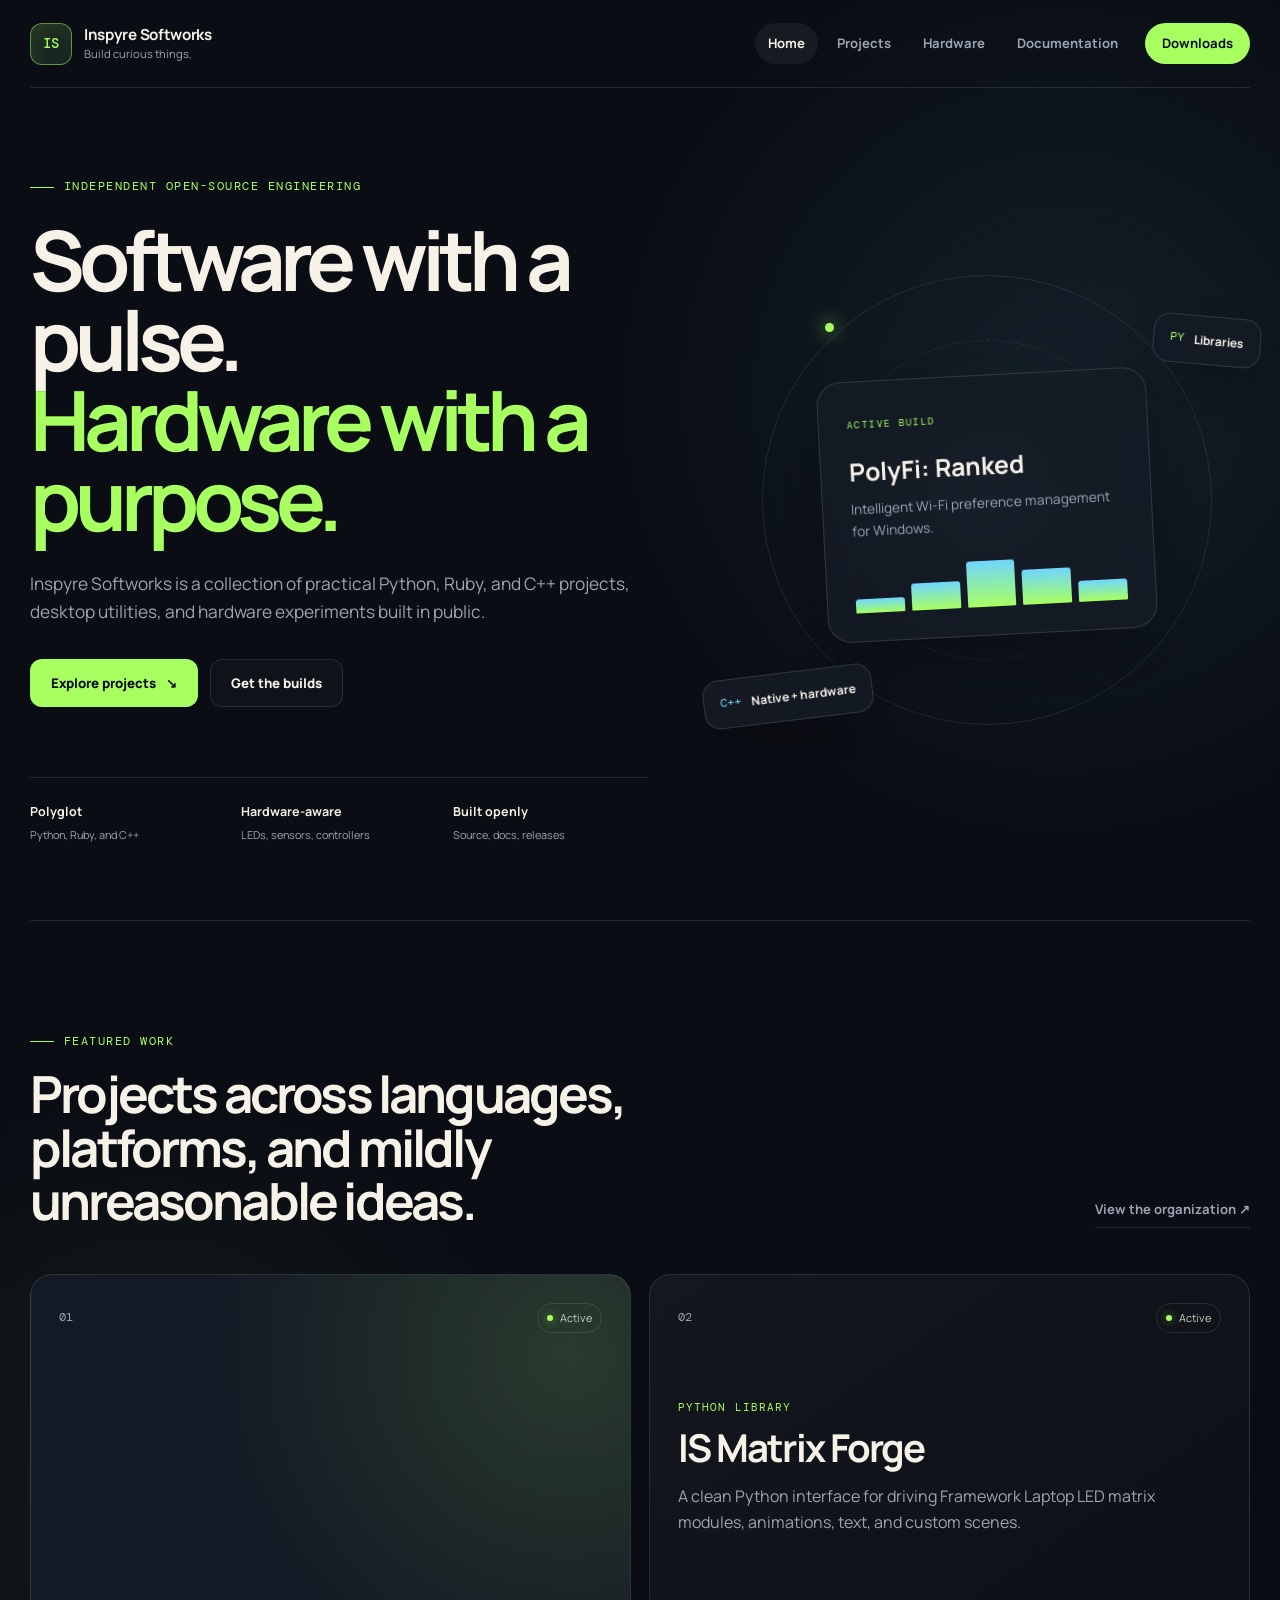
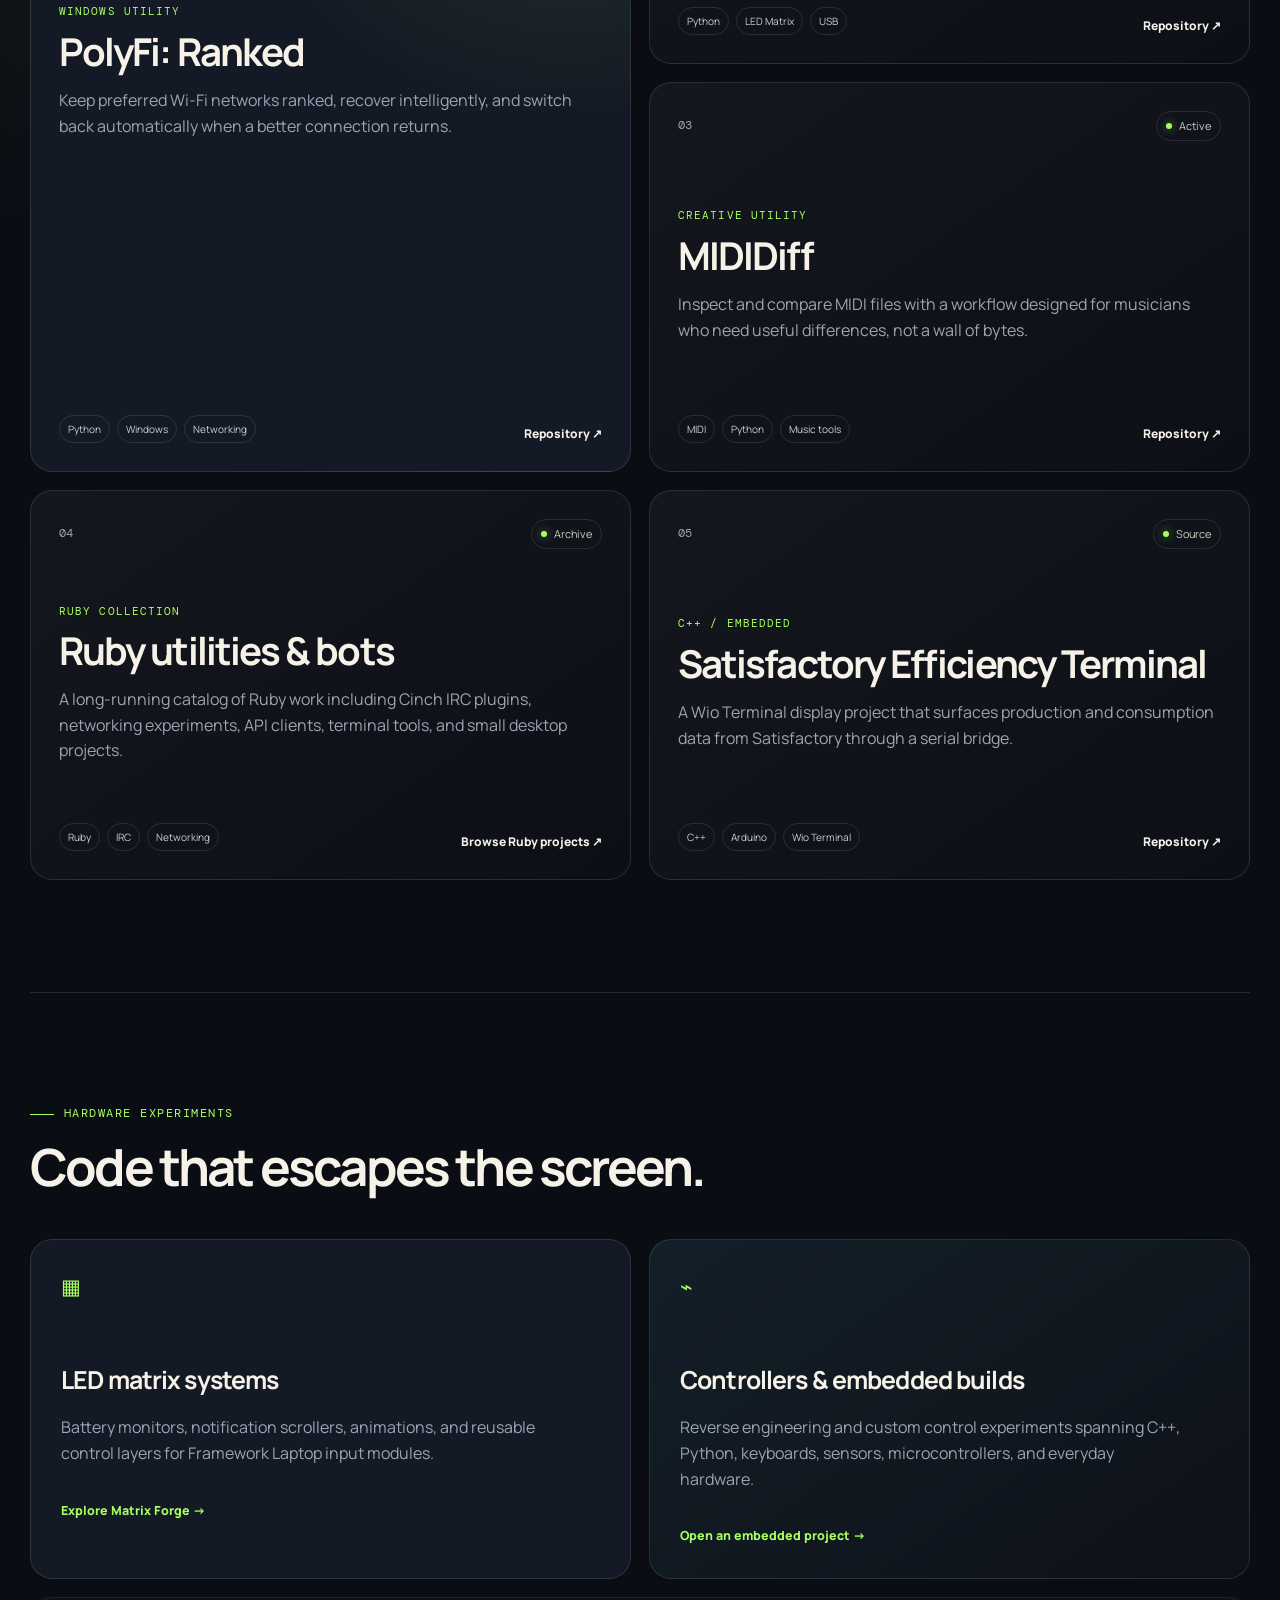
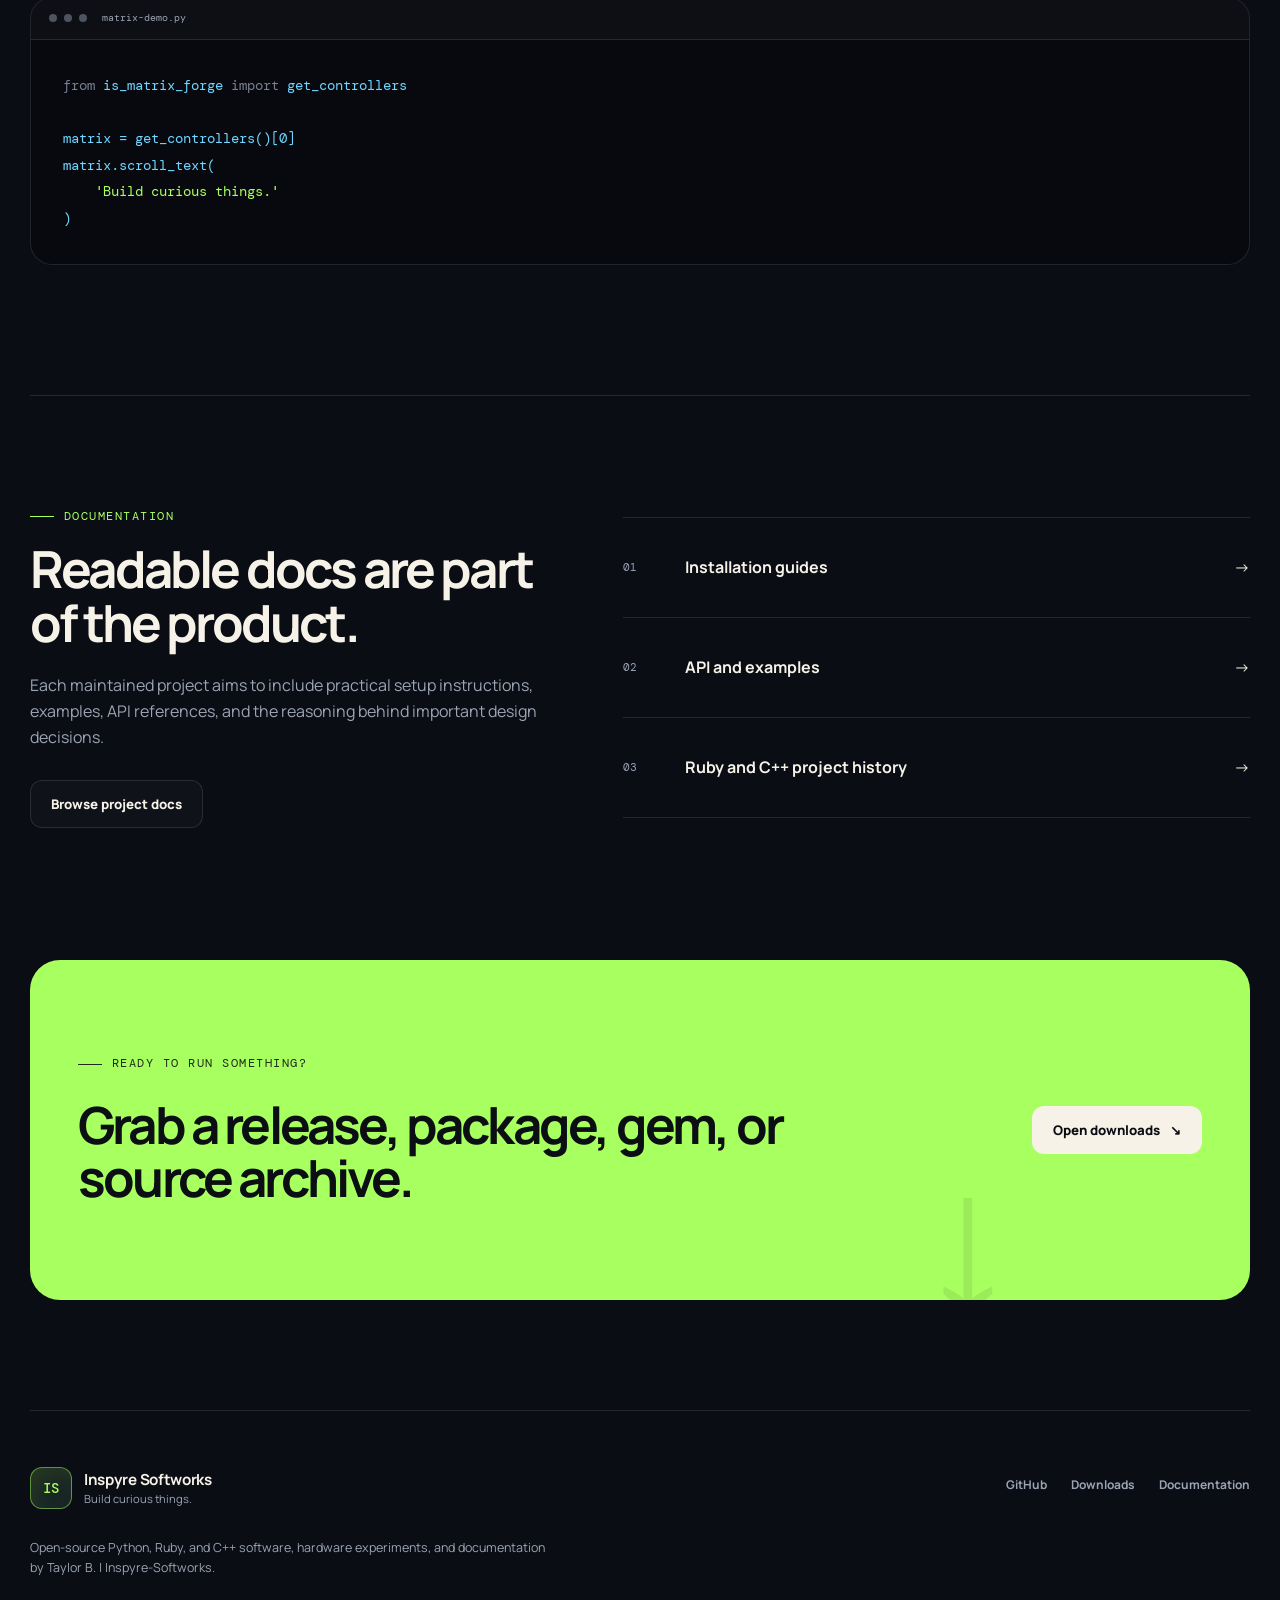
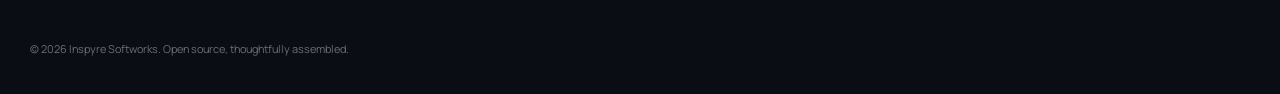
<file: index.html>
<!doctype html>
<html lang="en">
<head>
  <meta charset="utf-8">
  <meta name="viewport" content="width=device-width, initial-scale=1">
  <meta name="description" content="Inspyre Softworks builds practical open-source Python, Ruby, and C++ tools, hardware experiments, and developer documentation.">
  <meta name="theme-color" content="#0a0d14">
  <title>Inspyre Softworks | Open-source software and hardware</title>
  <link rel="preconnect" href="https://fonts.googleapis.com">
  <link rel="preconnect" href="https://fonts.gstatic.com" crossorigin>
  <link href="https://fonts.googleapis.com/css2?family=DM+Mono:wght@400;500&family=Manrope:wght@400;500;600;700;800&display=swap" rel="stylesheet">
  <link rel="stylesheet" href="styles.css">
  <script defer src="app.js"></script>
</head>
<body>
  <div class="site-shell">
    <header class="site-header">
      <a class="brand" href="index.html" aria-label="Inspyre Softworks home">
        <span class="brand-mark" aria-hidden="true">IS</span>
        <span class="brand-copy">
          <strong>Inspyre Softworks</strong>
          <small>Build curious things.</small>
        </span>
      </a>

      <button class="nav-toggle" type="button" aria-expanded="false" aria-controls="site-nav">
        <span class="sr-only">Toggle navigation</span>
        <span></span><span></span><span></span>
      </button>

      <nav id="site-nav" class="site-nav" aria-label="Primary navigation">
        <a class="active" href="index.html">Home</a>
        <a href="#projects">Projects</a>
        <a href="#hardware">Hardware</a>
        <a href="#docs">Documentation</a>
        <a class="nav-download" href="downloads.html">Downloads</a>
      </nav>
    </header>

    <main>
      <section class="hero">
        <div class="hero-copy">
          <p class="eyebrow"><span></span> Independent open-source engineering</p>
          <h1>Software with a pulse.<br><em>Hardware with a purpose.</em></h1>
          <p class="hero-lede">Inspyre Softworks is a collection of practical Python, Ruby, and C++ projects, desktop utilities, and hardware experiments built in public.</p>
          <div class="hero-actions">
            <a class="button button-primary" href="#projects">Explore projects <span aria-hidden="true">↘</span></a>
            <a class="button button-secondary" href="downloads.html">Get the builds</a>
          </div>
          <div class="hero-meta" aria-label="Project summary">
            <div><strong>Polyglot</strong><span>Python, Ruby, and C++</span></div>
            <div><strong>Hardware-aware</strong><span>LEDs, sensors, controllers</span></div>
            <div><strong>Built openly</strong><span>Source, docs, releases</span></div>
          </div>
        </div>

        <div class="hero-visual" aria-hidden="true">
          <div class="orbit orbit-one"></div>
          <div class="orbit orbit-two"></div>
          <div class="signal-card signal-card-main">
            <span class="signal-label">ACTIVE BUILD</span>
            <strong>PolyFi: Ranked</strong>
            <p>Intelligent Wi-Fi preference management for Windows.</p>
            <div class="signal-line"><i></i><i></i><i></i><i></i><i></i></div>
          </div>
          <div class="signal-card signal-card-small card-python">
            <span>PY</span>
            <strong>Libraries</strong>
          </div>
          <div class="signal-card signal-card-small card-hardware">
            <span>C++</span>
            <strong>Native + hardware</strong>
          </div>
        </div>
      </section>

      <section id="projects" class="section-block">
        <div class="section-heading">
          <div>
            <p class="eyebrow"><span></span> Featured work</p>
            <h2>Projects across languages, platforms, and mildly unreasonable ideas.</h2>
          </div>
          <a class="text-link" href="https://github.com/Inspyre-Softworks">View the organization <span aria-hidden="true">↗</span></a>
        </div>

        <div class="project-grid">
          <article class="project-card project-card-featured">
            <div class="card-topline">
              <span class="project-number">01</span>
              <span class="status-badge"><i></i> Active</span>
            </div>
            <div>
              <p class="project-kicker">Windows utility</p>
              <h3>PolyFi: Ranked</h3>
              <p>Keep preferred Wi-Fi networks ranked, recover intelligently, and switch back automatically when a better connection returns.</p>
            </div>
            <div class="project-footer">
              <div class="tag-row"><span>Python</span><span>Windows</span><span>Networking</span></div>
              <a href="https://github.com/Inspyre-Softworks/PolyFi-Ranked">Repository <span aria-hidden="true">↗</span></a>
            </div>
          </article>

          <article class="project-card">
            <div class="card-topline">
              <span class="project-number">02</span>
              <span class="status-badge"><i></i> Active</span>
            </div>
            <div>
              <p class="project-kicker">Python library</p>
              <h3>IS Matrix Forge</h3>
              <p>A clean Python interface for driving Framework Laptop LED matrix modules, animations, text, and custom scenes.</p>
            </div>
            <div class="project-footer">
              <div class="tag-row"><span>Python</span><span>LED Matrix</span><span>USB</span></div>
              <a href="https://github.com/Inspyre-Softworks/IS-Matrix-Forge">Repository <span aria-hidden="true">↗</span></a>
            </div>
          </article>

          <article class="project-card">
            <div class="card-topline">
              <span class="project-number">03</span>
              <span class="status-badge"><i></i> Active</span>
            </div>
            <div>
              <p class="project-kicker">Creative utility</p>
              <h3>MIDIDiff</h3>
              <p>Inspect and compare MIDI files with a workflow designed for musicians who need useful differences, not a wall of bytes.</p>
            </div>
            <div class="project-footer">
              <div class="tag-row"><span>MIDI</span><span>Python</span><span>Music tools</span></div>
              <a href="https://github.com/Inspyre-Softworks/MIDIDiff">Repository <span aria-hidden="true">↗</span></a>
            </div>
          </article>

          <article class="project-card">
            <div class="card-topline">
              <span class="project-number">04</span>
              <span class="status-badge"><i></i> Archive</span>
            </div>
            <div>
              <p class="project-kicker">Ruby collection</p>
              <h3>Ruby utilities &amp; bots</h3>
              <p>A long-running catalog of Ruby work including Cinch IRC plugins, networking experiments, API clients, terminal tools, and small desktop projects.</p>
            </div>
            <div class="project-footer">
              <div class="tag-row"><span>Ruby</span><span>IRC</span><span>Networking</span></div>
              <a href="https://github.com/search?q=user%3Atayjaybabee+language%3ARuby&amp;type=repositories">Browse Ruby projects <span aria-hidden="true">↗</span></a>
            </div>
          </article>

          <article class="project-card">
            <div class="card-topline">
              <span class="project-number">05</span>
              <span class="status-badge"><i></i> Source</span>
            </div>
            <div>
              <p class="project-kicker">C++ / embedded</p>
              <h3>Satisfactory Efficiency Terminal</h3>
              <p>A Wio Terminal display project that surfaces production and consumption data from Satisfactory through a serial bridge.</p>
            </div>
            <div class="project-footer">
              <div class="tag-row"><span>C++</span><span>Arduino</span><span>Wio Terminal</span></div>
              <a href="https://github.com/tayjaybabee/satisfactory-efficiency-terminal">Repository <span aria-hidden="true">↗</span></a>
            </div>
          </article>
        </div>
      </section>

      <section id="hardware" class="section-block hardware-block">
        <div class="section-heading">
          <div>
            <p class="eyebrow"><span></span> Hardware experiments</p>
            <h2>Code that escapes the screen.</h2>
          </div>
        </div>

        <div class="hardware-grid">
          <article class="hardware-panel">
            <span class="panel-icon">▦</span>
            <h3>LED matrix systems</h3>
            <p>Battery monitors, notification scrollers, animations, and reusable control layers for Framework Laptop input modules.</p>
            <a href="https://github.com/Inspyre-Softworks/IS-Matrix-Forge">Explore Matrix Forge <span aria-hidden="true">→</span></a>
          </article>
          <article class="hardware-panel">
            <span class="panel-icon">⌁</span>
            <h3>Controllers &amp; embedded builds</h3>
            <p>Reverse engineering and custom control experiments spanning C++, Python, keyboards, sensors, microcontrollers, and everyday hardware.</p>
            <a href="https://github.com/tayjaybabee/satisfactory-efficiency-terminal">Open an embedded project <span aria-hidden="true">→</span></a>
          </article>
          <article class="hardware-panel panel-terminal">
            <div class="terminal-head"><i></i><i></i><i></i><span>matrix-demo.py</span></div>
            <pre><code><span class="code-dim">from</span> is_matrix_forge <span class="code-dim">import</span> get_controllers

matrix = get_controllers()[0]
matrix.scroll_text(
    <span class="code-string">'Build curious things.'</span>
)</code></pre>
          </article>
        </div>
      </section>

      <section id="docs" class="section-block docs-block">
        <div class="docs-copy">
          <p class="eyebrow"><span></span> Documentation</p>
          <h2>Readable docs are part of the product.</h2>
          <p>Each maintained project aims to include practical setup instructions, examples, API references, and the reasoning behind important design decisions.</p>
          <a class="button button-secondary" href="https://github.com/Inspyre-Softworks">Browse project docs</a>
        </div>
        <div class="docs-list">
          <a href="https://github.com/Inspyre-Softworks/PolyFi-Ranked">
            <span>01</span><strong>Installation guides</strong><em>→</em>
          </a>
          <a href="https://github.com/Inspyre-Softworks/IS-Matrix-Forge">
            <span>02</span><strong>API and examples</strong><em>→</em>
          </a>
          <a href="https://github.com/tayjaybabee?tab=repositories">
            <span>03</span><strong>Ruby and C++ project history</strong><em>→</em>
          </a>
        </div>
      </section>

      <section class="download-cta">
        <div>
          <p class="eyebrow"><span></span> Ready to run something?</p>
          <h2>Grab a release, package, gem, or source archive.</h2>
        </div>
        <a class="button button-light" href="downloads.html">Open downloads <span aria-hidden="true">↘</span></a>
      </section>
    </main>

    <footer class="site-footer">
      <div>
        <a class="brand footer-brand" href="index.html">
          <span class="brand-mark" aria-hidden="true">IS</span>
          <span class="brand-copy"><strong>Inspyre Softworks</strong><small>Build curious things.</small></span>
        </a>
        <p>Open-source Python, Ruby, and C++ software, hardware experiments, and documentation by Taylor B. | Inspyre-Softworks.</p>
      </div>
      <div class="footer-links">
        <a href="https://github.com/Inspyre-Softworks">GitHub</a>
        <a href="downloads.html">Downloads</a>
        <a href="#docs">Documentation</a>
      </div>
      <p class="footer-copy">© <span data-current-year></span> Inspyre Softworks. Open source, thoughtfully assembled.</p>
    </footer>
  </div>
</body>
</html>
</file>
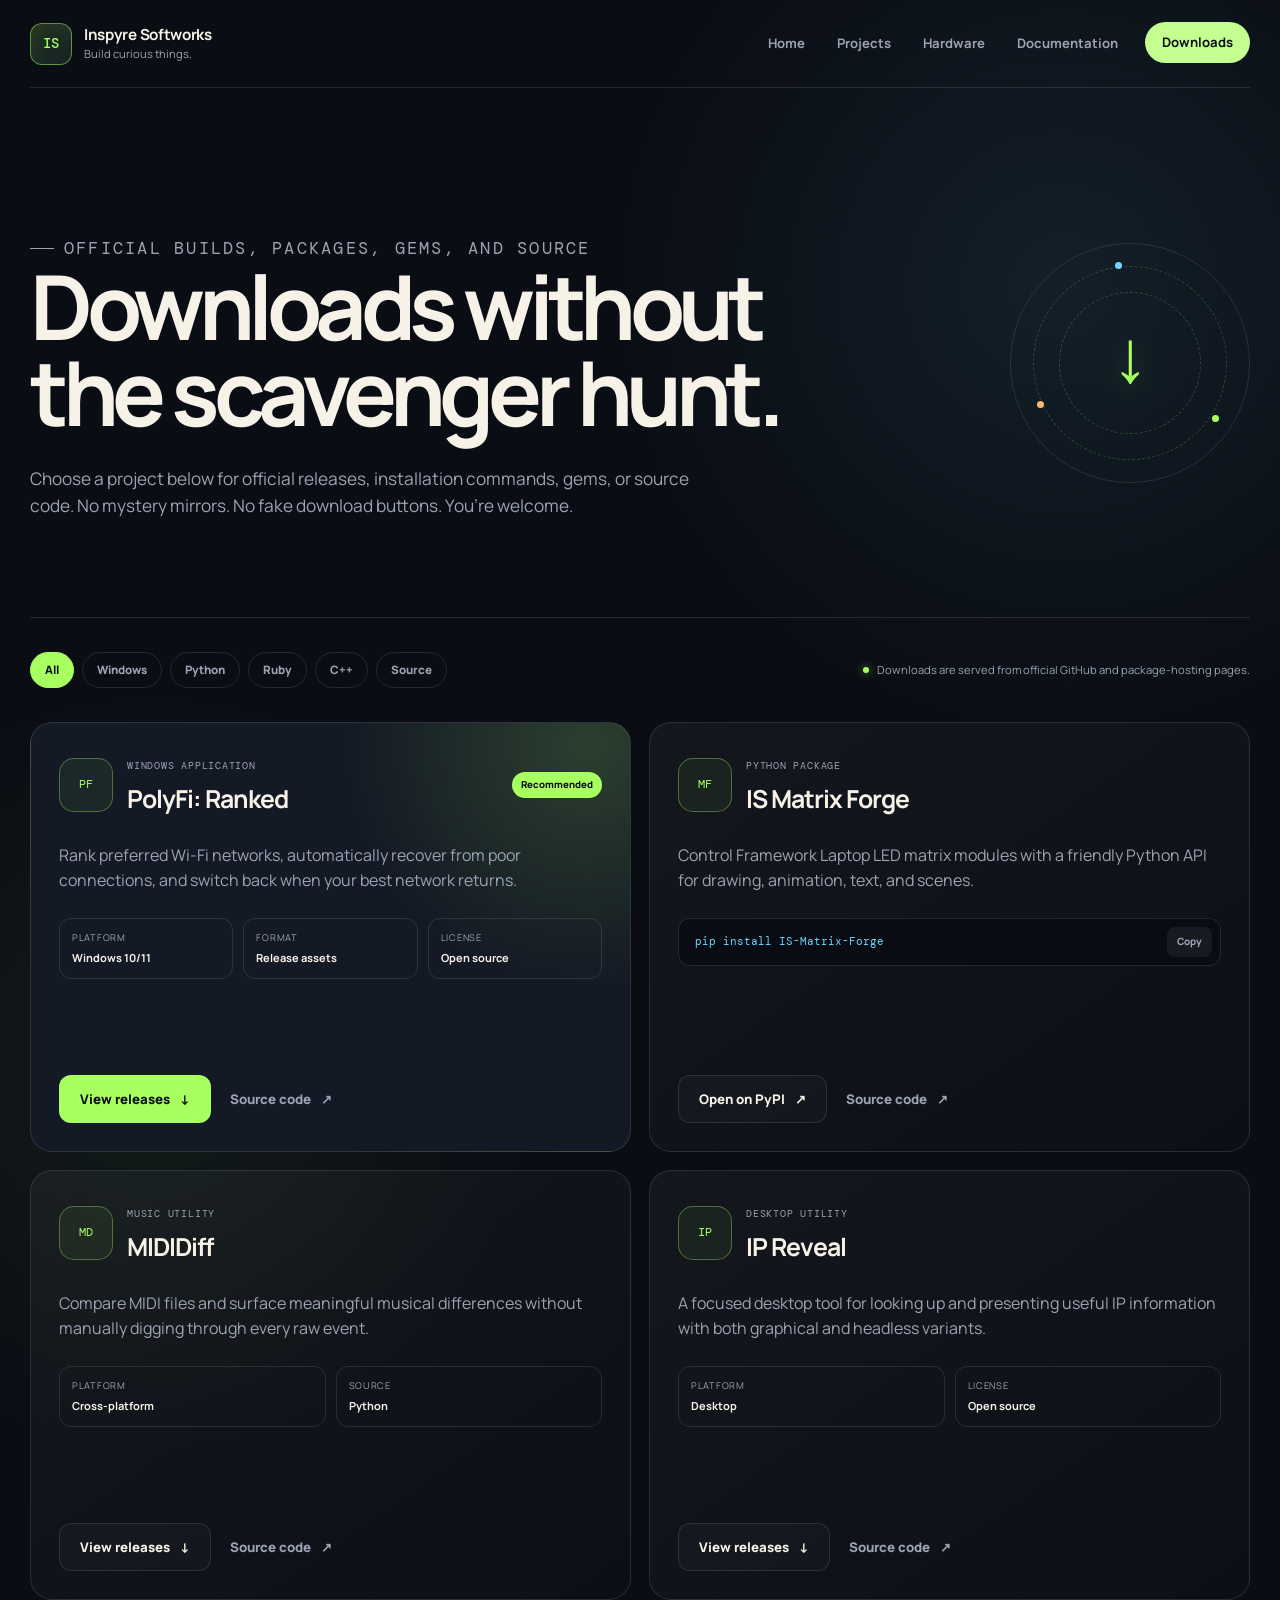
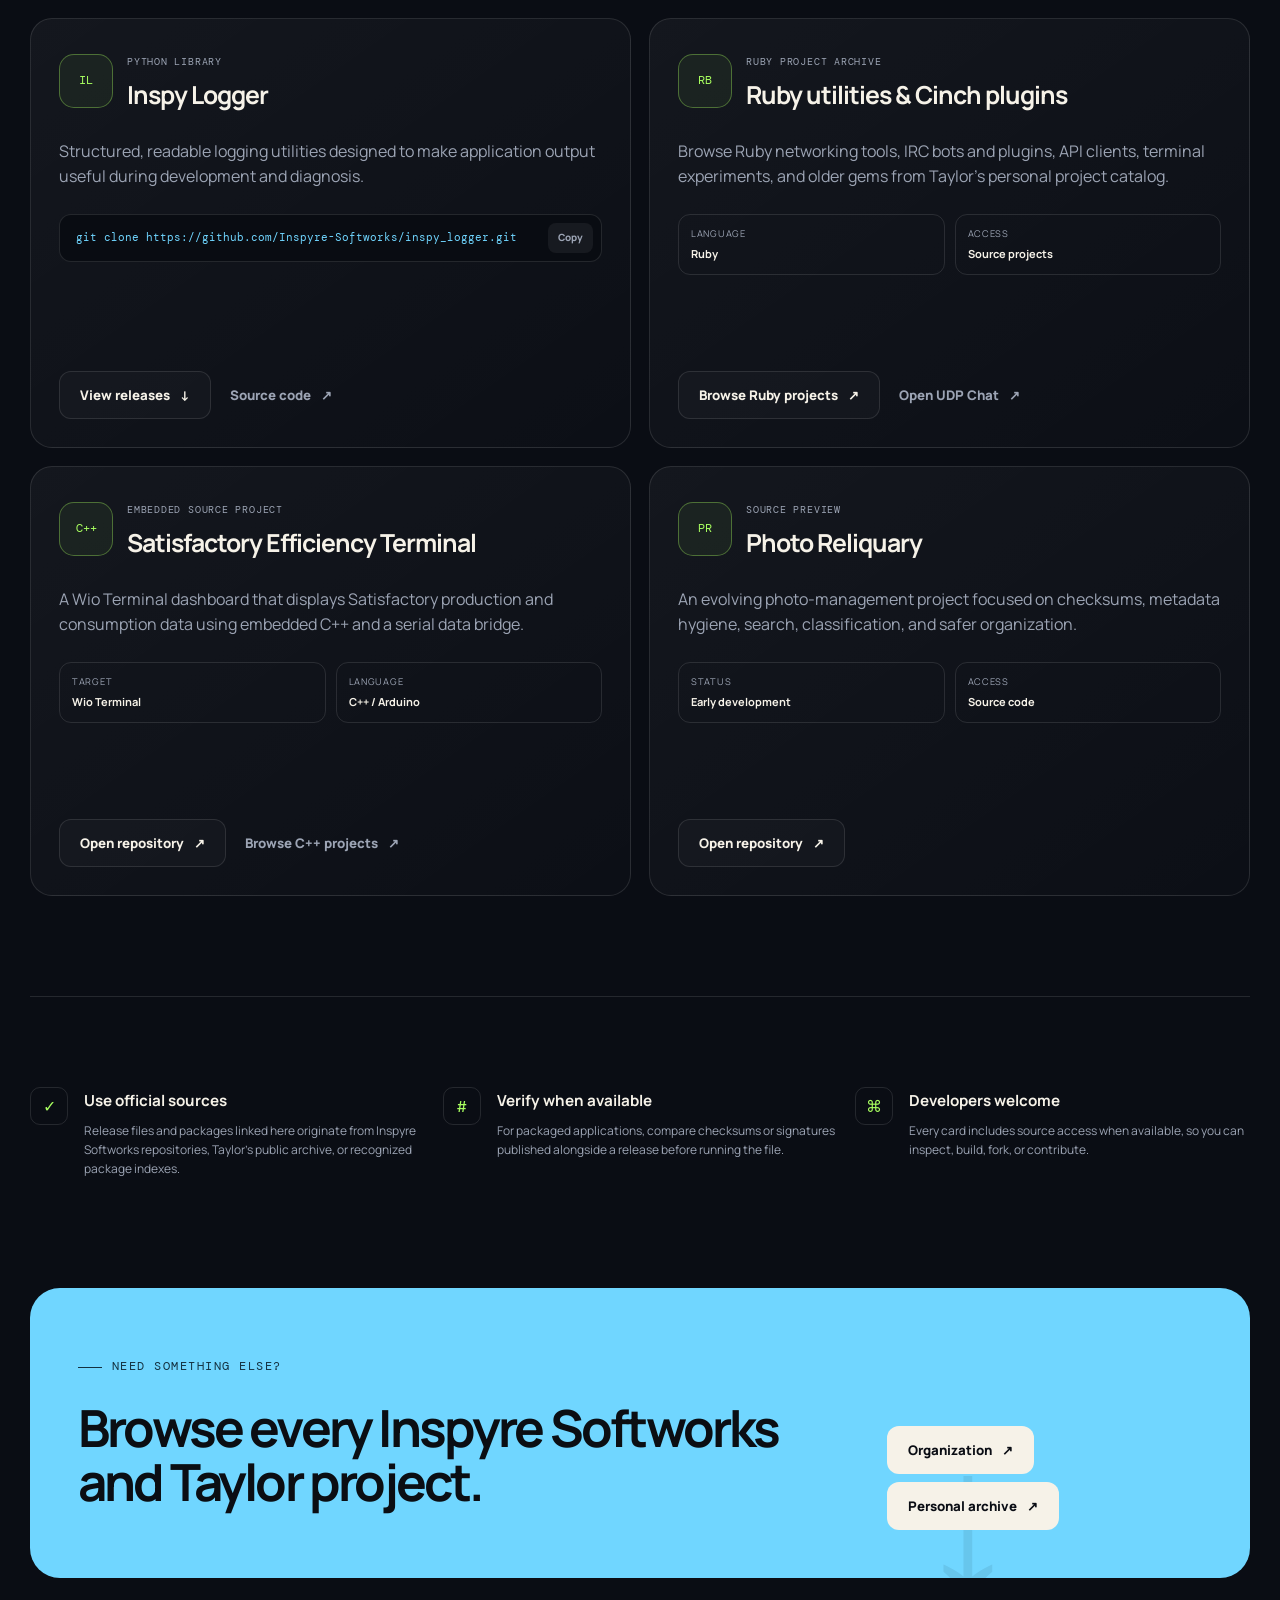
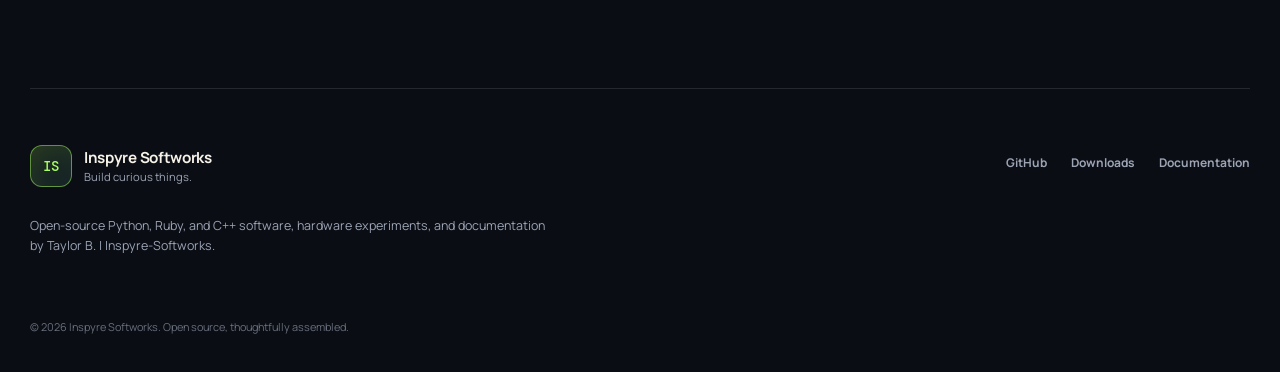
<file: downloads.html>
<!doctype html>
<html lang="en">
<head>
  <meta charset="utf-8">
  <meta name="viewport" content="width=device-width, initial-scale=1">
  <meta name="description" content="Download releases, packages, gems, and source code from Inspyre Softworks and Taylor's project archive.">
  <meta name="theme-color" content="#0a0d14">
  <title>Downloads | Inspyre Softworks</title>
  <link rel="preconnect" href="https://fonts.googleapis.com">
  <link rel="preconnect" href="https://fonts.gstatic.com" crossorigin>
  <link href="https://fonts.googleapis.com/css2?family=DM+Mono:wght@400;500&family=Manrope:wght@400;500;600;700;800&display=swap" rel="stylesheet">
  <link rel="stylesheet" href="styles.css">
  <script defer src="app.js"></script>
</head>
<body>
  <div class="site-shell">
    <header class="site-header">
      <a class="brand" href="index.html" aria-label="Inspyre Softworks home">
        <span class="brand-mark" aria-hidden="true">IS</span>
        <span class="brand-copy">
          <strong>Inspyre Softworks</strong>
          <small>Build curious things.</small>
        </span>
      </a>

      <button class="nav-toggle" type="button" aria-expanded="false" aria-controls="site-nav">
        <span class="sr-only">Toggle navigation</span>
        <span></span><span></span><span></span>
      </button>

      <nav id="site-nav" class="site-nav" aria-label="Primary navigation">
        <a href="index.html">Home</a>
        <a href="index.html#projects">Projects</a>
        <a href="index.html#hardware">Hardware</a>
        <a href="index.html#docs">Documentation</a>
        <a class="nav-download active" href="downloads.html">Downloads</a>
      </nav>
    </header>

    <main>
      <section class="page-hero downloads-hero">
        <div>
          <p class="eyebrow"><span></span> Official builds, packages, gems, and source</p>
          <h1>Downloads without the scavenger hunt.</h1>
          <p>Choose a project below for official releases, installation commands, gems, or source code. No mystery mirrors. No fake download buttons. You’re welcome.</p>
        </div>
        <div class="download-hero-glyph" aria-hidden="true">
          <span>↓</span>
          <i></i><i></i><i></i>
        </div>
      </section>

      <section class="download-toolbar" aria-label="Download filters">
        <div class="filter-group" role="group" aria-label="Filter downloads by platform or language">
          <button class="filter-button active" type="button" data-filter="all">All</button>
          <button class="filter-button" type="button" data-filter="windows">Windows</button>
          <button class="filter-button" type="button" data-filter="python">Python</button>
          <button class="filter-button" type="button" data-filter="ruby">Ruby</button>
          <button class="filter-button" type="button" data-filter="cpp">C++</button>
          <button class="filter-button" type="button" data-filter="source">Source</button>
        </div>
        <p><span class="status-dot"></span> Downloads are served from official GitHub and package-hosting pages.</p>
      </section>

      <section class="downloads-grid" aria-live="polite">
        <article class="download-card download-card-featured" data-category="windows source">
          <div class="download-card-head">
            <div class="download-icon">PF</div>
            <div>
              <span class="release-type">Windows application</span>
              <h2>PolyFi: Ranked</h2>
            </div>
            <span class="recommended-badge">Recommended</span>
          </div>
          <p>Rank preferred Wi-Fi networks, automatically recover from poor connections, and switch back when your best network returns.</p>
          <dl class="download-meta">
            <div><dt>Platform</dt><dd>Windows 10/11</dd></div>
            <div><dt>Format</dt><dd>Release assets</dd></div>
            <div><dt>License</dt><dd>Open source</dd></div>
          </dl>
          <div class="download-actions">
            <a class="button button-primary" href="https://github.com/Inspyre-Softworks/PolyFi-Ranked/releases">View releases <span aria-hidden="true">↓</span></a>
            <a class="button button-quiet" href="https://github.com/Inspyre-Softworks/PolyFi-Ranked">Source code <span aria-hidden="true">↗</span></a>
          </div>
        </article>

        <article class="download-card" data-category="python source">
          <div class="download-card-head">
            <div class="download-icon">MF</div>
            <div>
              <span class="release-type">Python package</span>
              <h2>IS Matrix Forge</h2>
            </div>
          </div>
          <p>Control Framework Laptop LED matrix modules with a friendly Python API for drawing, animation, text, and scenes.</p>
          <div class="install-command">
            <code>pip install IS-Matrix-Forge</code>
            <button type="button" data-copy="pip install IS-Matrix-Forge" aria-label="Copy install command">Copy</button>
          </div>
          <div class="download-actions">
            <a class="button button-secondary" href="https://pypi.org/project/IS-Matrix-Forge/">Open on PyPI <span aria-hidden="true">↗</span></a>
            <a class="button button-quiet" href="https://github.com/Inspyre-Softworks/IS-Matrix-Forge">Source code <span aria-hidden="true">↗</span></a>
          </div>
        </article>

        <article class="download-card" data-category="windows python source">
          <div class="download-card-head">
            <div class="download-icon">MD</div>
            <div>
              <span class="release-type">Music utility</span>
              <h2>MIDIDiff</h2>
            </div>
          </div>
          <p>Compare MIDI files and surface meaningful musical differences without manually digging through every raw event.</p>
          <dl class="download-meta compact">
            <div><dt>Platform</dt><dd>Cross-platform</dd></div>
            <div><dt>Source</dt><dd>Python</dd></div>
          </dl>
          <div class="download-actions">
            <a class="button button-secondary" href="https://github.com/Inspyre-Softworks/MIDIDiff/releases">View releases <span aria-hidden="true">↓</span></a>
            <a class="button button-quiet" href="https://github.com/Inspyre-Softworks/MIDIDiff">Source code <span aria-hidden="true">↗</span></a>
          </div>
        </article>

        <article class="download-card" data-category="windows source">
          <div class="download-card-head">
            <div class="download-icon">IP</div>
            <div>
              <span class="release-type">Desktop utility</span>
              <h2>IP Reveal</h2>
            </div>
          </div>
          <p>A focused desktop tool for looking up and presenting useful IP information with both graphical and headless variants.</p>
          <dl class="download-meta compact">
            <div><dt>Platform</dt><dd>Desktop</dd></div>
            <div><dt>License</dt><dd>Open source</dd></div>
          </dl>
          <div class="download-actions">
            <a class="button button-secondary" href="https://github.com/Inspyre-Softworks/ip-reveal/releases">View releases <span aria-hidden="true">↓</span></a>
            <a class="button button-quiet" href="https://github.com/Inspyre-Softworks/ip-reveal">Source code <span aria-hidden="true">↗</span></a>
          </div>
        </article>

        <article class="download-card" data-category="python source">
          <div class="download-card-head">
            <div class="download-icon">IL</div>
            <div>
              <span class="release-type">Python library</span>
              <h2>Inspy Logger</h2>
            </div>
          </div>
          <p>Structured, readable logging utilities designed to make application output useful during development and diagnosis.</p>
          <div class="install-command">
            <code>git clone https://github.com/Inspyre-Softworks/inspy_logger.git</code>
            <button type="button" data-copy="git clone https://github.com/Inspyre-Softworks/inspy_logger.git" aria-label="Copy clone command">Copy</button>
          </div>
          <div class="download-actions">
            <a class="button button-secondary" href="https://github.com/Inspyre-Softworks/inspy_logger/releases">View releases <span aria-hidden="true">↓</span></a>
            <a class="button button-quiet" href="https://github.com/Inspyre-Softworks/inspy_logger">Source code <span aria-hidden="true">↗</span></a>
          </div>
        </article>

        <article class="download-card" data-category="ruby source">
          <div class="download-card-head">
            <div class="download-icon">RB</div>
            <div>
              <span class="release-type">Ruby project archive</span>
              <h2>Ruby utilities &amp; Cinch plugins</h2>
            </div>
          </div>
          <p>Browse Ruby networking tools, IRC bots and plugins, API clients, terminal experiments, and older gems from Taylor’s personal project catalog.</p>
          <dl class="download-meta compact">
            <div><dt>Language</dt><dd>Ruby</dd></div>
            <div><dt>Access</dt><dd>Source projects</dd></div>
          </dl>
          <div class="download-actions">
            <a class="button button-secondary" href="https://github.com/search?q=user%3Atayjaybabee+language%3ARuby&amp;type=repositories">Browse Ruby projects <span aria-hidden="true">↗</span></a>
            <a class="button button-quiet" href="https://github.com/tayjaybabee/ruby-UDP-chat">Open UDP Chat <span aria-hidden="true">↗</span></a>
          </div>
        </article>

        <article class="download-card" data-category="cpp source">
          <div class="download-card-head">
            <div class="download-icon">C++</div>
            <div>
              <span class="release-type">Embedded source project</span>
              <h2>Satisfactory Efficiency Terminal</h2>
            </div>
          </div>
          <p>A Wio Terminal dashboard that displays Satisfactory production and consumption data using embedded C++ and a serial data bridge.</p>
          <dl class="download-meta compact">
            <div><dt>Target</dt><dd>Wio Terminal</dd></div>
            <div><dt>Language</dt><dd>C++ / Arduino</dd></div>
          </dl>
          <div class="download-actions">
            <a class="button button-secondary" href="https://github.com/tayjaybabee/satisfactory-efficiency-terminal">Open repository <span aria-hidden="true">↗</span></a>
            <a class="button button-quiet" href="https://github.com/search?q=user%3Atayjaybabee+language%3AC%2B%2B&amp;type=repositories">Browse C++ projects <span aria-hidden="true">↗</span></a>
          </div>
        </article>

        <article class="download-card" data-category="source">
          <div class="download-card-head">
            <div class="download-icon">PR</div>
            <div>
              <span class="release-type">Source preview</span>
              <h2>Photo Reliquary</h2>
            </div>
          </div>
          <p>An evolving photo-management project focused on checksums, metadata hygiene, search, classification, and safer organization.</p>
          <dl class="download-meta compact">
            <div><dt>Status</dt><dd>Early development</dd></div>
            <div><dt>Access</dt><dd>Source code</dd></div>
          </dl>
          <div class="download-actions">
            <a class="button button-secondary" href="https://github.com/Inspyre-Softworks/Photo-Reliquary">Open repository <span aria-hidden="true">↗</span></a>
          </div>
        </article>
      </section>

      <section class="download-notes">
        <article>
          <span class="note-icon">✓</span>
          <div><h2>Use official sources</h2><p>Release files and packages linked here originate from Inspyre Softworks repositories, Taylor’s public archive, or recognized package indexes.</p></div>
        </article>
        <article>
          <span class="note-icon">#</span>
          <div><h2>Verify when available</h2><p>For packaged applications, compare checksums or signatures published alongside a release before running the file.</p></div>
        </article>
        <article>
          <span class="note-icon">⌘</span>
          <div><h2>Developers welcome</h2><p>Every card includes source access when available, so you can inspect, build, fork, or contribute.</p></div>
        </article>
      </section>

      <section class="source-banner">
        <div>
          <p class="eyebrow"><span></span> Need something else?</p>
          <h2>Browse every Inspyre Softworks and Taylor project.</h2>
        </div>
        <div class="download-actions">
          <a class="button button-light" href="https://github.com/Inspyre-Softworks">Organization <span aria-hidden="true">↗</span></a>
          <a class="button button-light" href="https://github.com/tayjaybabee?tab=repositories">Personal archive <span aria-hidden="true">↗</span></a>
        </div>
      </section>
    </main>

    <footer class="site-footer">
      <div>
        <a class="brand footer-brand" href="index.html">
          <span class="brand-mark" aria-hidden="true">IS</span>
          <span class="brand-copy"><strong>Inspyre Softworks</strong><small>Build curious things.</small></span>
        </a>
        <p>Open-source Python, Ruby, and C++ software, hardware experiments, and documentation by Taylor B. | Inspyre-Softworks.</p>
      </div>
      <div class="footer-links">
        <a href="https://github.com/Inspyre-Softworks">GitHub</a>
        <a href="downloads.html">Downloads</a>
        <a href="index.html#docs">Documentation</a>
      </div>
      <p class="footer-copy">© <span data-current-year></span> Inspyre Softworks. Open source, thoughtfully assembled.</p>
    </footer>
  </div>
</body>
</html>
</file>
<file: styles.css>
:root {
  --bg: #0a0d14;
  --bg-soft: #10151f;
  --panel: #141a25;
  --panel-2: #181f2b;
  --text: #f6f2e8;
  --muted: #9ca4b4;
  --line: rgba(255, 255, 255, 0.11);
  --accent: #a8ff60;
  --accent-2: #70d6ff;
  --warm: #ffb86b;
  --max-width: 1220px;
  --radius: 22px;
}

* { box-sizing: border-box; }
html { scroll-behavior: smooth; }
body {
  margin: 0;
  color: var(--text);
  background:
    radial-gradient(circle at 83% 8%, rgba(112, 214, 255, 0.09), transparent 28rem),
    radial-gradient(circle at 12% 30%, rgba(168, 255, 96, 0.06), transparent 24rem),
    var(--bg);
  font-family: 'Manrope', sans-serif;
  line-height: 1.6;
}

body::before {
  content: '';
  position: fixed;
  inset: 0;
  pointer-events: none;
  opacity: 0.16;
  background-image: linear-gradient(rgba(255,255,255,.025) 1px, transparent 1px), linear-gradient(90deg, rgba(255,255,255,.025) 1px, transparent 1px);
  background-size: 48px 48px;
  mask-image: linear-gradient(to bottom, black, transparent 85%);
}

a { color: inherit; text-decoration: none; }
button, input, textarea, select { font: inherit; }
button { color: inherit; }
img { max-width: 100%; }

.sr-only {
  position: absolute;
  width: 1px;
  height: 1px;
  padding: 0;
  margin: -1px;
  overflow: hidden;
  clip: rect(0, 0, 0, 0);
  white-space: nowrap;
  border: 0;
}

.site-shell { width: min(100% - 36px, var(--max-width)); margin: 0 auto; }
.site-header {
  min-height: 88px;
  display: flex;
  align-items: center;
  justify-content: space-between;
  gap: 28px;
  border-bottom: 1px solid var(--line);
  position: relative;
  z-index: 20;
}

.brand { display: inline-flex; align-items: center; gap: 12px; }
.brand-mark {
  width: 42px;
  height: 42px;
  display: grid;
  place-items: center;
  border: 1px solid rgba(168, 255, 96, .5);
  border-radius: 12px;
  background: linear-gradient(145deg, rgba(168,255,96,.16), rgba(112,214,255,.08));
  color: var(--accent);
  font-family: 'DM Mono', monospace;
  font-size: .9rem;
  font-weight: 500;
  box-shadow: inset 0 0 24px rgba(168, 255, 96, .05);
}
.brand-copy { display: grid; line-height: 1.15; }
.brand-copy strong { font-size: .95rem; letter-spacing: -.02em; }
.brand-copy small { color: var(--muted); font-size: .7rem; margin-top: 4px; }

.site-nav { display: flex; align-items: center; gap: 6px; }
.site-nav a {
  color: var(--muted);
  font-size: .82rem;
  font-weight: 700;
  padding: 10px 13px;
  border-radius: 999px;
  transition: color .2s ease, background .2s ease, transform .2s ease;
}
.site-nav a:hover, .site-nav a.active { color: var(--text); background: rgba(255,255,255,.055); }
.site-nav .nav-download {
  color: var(--bg);
  background: var(--accent);
  margin-left: 8px;
  padding-inline: 17px;
}
.site-nav .nav-download:hover, .site-nav .nav-download.active { color: var(--bg); background: #c3ff91; transform: translateY(-1px); }

.nav-toggle { display: none; border: 0; background: transparent; padding: 8px; }
.nav-toggle span:not(.sr-only) { display: block; width: 24px; height: 2px; background: var(--text); margin: 5px 0; }

.hero {
  min-height: 730px;
  display: grid;
  grid-template-columns: 1.08fr .92fr;
  gap: 76px;
  align-items: center;
  padding: 90px 0 76px;
}
.eyebrow {
  display: flex;
  align-items: center;
  gap: 10px;
  color: var(--accent);
  font-family: 'DM Mono', monospace;
  font-size: .72rem;
  letter-spacing: .13em;
  text-transform: uppercase;
  margin: 0 0 24px;
}
.eyebrow span { width: 24px; height: 1px; background: currentColor; }
.hero h1, .page-hero h1 {
  font-size: clamp(3.25rem, 6.5vw, 6.7rem);
  line-height: .96;
  letter-spacing: -.072em;
  margin: 0;
  max-width: 860px;
}
.hero h1 em { color: var(--accent); font-style: normal; }
.hero-lede, .page-hero p {
  max-width: 660px;
  color: var(--muted);
  font-size: 1.08rem;
  margin: 30px 0 0;
}
.hero-actions { display: flex; flex-wrap: wrap; gap: 12px; margin-top: 34px; }
.button {
  display: inline-flex;
  align-items: center;
  justify-content: center;
  gap: 10px;
  min-height: 48px;
  padding: 0 20px;
  border-radius: 12px;
  border: 1px solid transparent;
  font-size: .83rem;
  font-weight: 800;
  transition: transform .2s ease, background .2s ease, border-color .2s ease;
}
.button:hover { transform: translateY(-2px); }
.button-primary { color: #0b0e13; background: var(--accent); }
.button-primary:hover { background: #c5ff95; }
.button-secondary { border-color: var(--line); background: rgba(255,255,255,.025); }
.button-secondary:hover { border-color: rgba(168,255,96,.4); background: rgba(168,255,96,.055); }
.button-light { color: var(--bg); background: var(--text); }
.button-light:hover { background: white; }
.button-quiet { color: var(--muted); padding-inline: 10px; }
.button-quiet:hover { color: var(--text); }

.hero-meta {
  display: grid;
  grid-template-columns: repeat(3, 1fr);
  gap: 16px;
  margin-top: 70px;
  padding-top: 24px;
  border-top: 1px solid var(--line);
}
.hero-meta div { display: grid; gap: 4px; }
.hero-meta strong { font-size: .78rem; }
.hero-meta span { color: var(--muted); font-size: .68rem; }

.hero-visual { min-height: 540px; position: relative; }
.hero-visual::before {
  content: '';
  position: absolute;
  width: 310px;
  height: 310px;
  border-radius: 50%;
  background: radial-gradient(circle, rgba(112,214,255,.18), rgba(168,255,96,.035) 45%, transparent 68%);
  left: 50%;
  top: 48%;
  transform: translate(-50%, -50%);
  filter: blur(4px);
}
.orbit { position: absolute; border: 1px solid rgba(255,255,255,.09); border-radius: 50%; left: 50%; top: 48%; transform: translate(-50%, -50%); }
.orbit::after { content: ''; position: absolute; width: 9px; height: 9px; border-radius: 50%; background: var(--accent); box-shadow: 0 0 18px var(--accent); }
.orbit-one { width: 450px; height: 450px; animation: spin 22s linear infinite; }
.orbit-one::after { top: 47px; left: 62px; }
.orbit-two { width: 320px; height: 320px; border-style: dashed; animation: spin-reverse 18s linear infinite; }
.orbit-two::after { right: 25px; bottom: 74px; background: var(--accent-2); box-shadow: 0 0 18px var(--accent-2); }
@keyframes spin { to { transform: translate(-50%, -50%) rotate(360deg); } }
@keyframes spin-reverse { to { transform: translate(-50%, -50%) rotate(-360deg); } }

.signal-card {
  position: absolute;
  border: 1px solid rgba(255,255,255,.13);
  background: rgba(20,26,37,.86);
  backdrop-filter: blur(18px);
  box-shadow: 0 24px 70px rgba(0,0,0,.35);
}
.signal-card-main {
  width: 330px;
  padding: 28px;
  border-radius: 24px;
  left: 50%;
  top: 49%;
  transform: translate(-50%, -50%) rotate(-3deg);
}
.signal-label { color: var(--accent); font-family: 'DM Mono', monospace; font-size: .62rem; letter-spacing: .14em; }
.signal-card-main strong { display: block; font-size: 1.55rem; margin-top: 16px; }
.signal-card-main p { color: var(--muted); font-size: .85rem; margin: 8px 0 24px; }
.signal-line { height: 46px; display: flex; align-items: end; gap: 7px; }
.signal-line i { display: block; flex: 1; min-width: 10px; border-radius: 3px 3px 1px 1px; background: linear-gradient(to top, var(--accent), var(--accent-2)); animation: signal 1.8s ease-in-out infinite alternate; }
.signal-line i:nth-child(1) { height: 30%; }
.signal-line i:nth-child(2) { height: 58%; animation-delay: .2s; }
.signal-line i:nth-child(3) { height: 100%; animation-delay: .4s; }
.signal-line i:nth-child(4) { height: 76%; animation-delay: .6s; }
.signal-line i:nth-child(5) { height: 45%; animation-delay: .8s; }
@keyframes signal { to { transform: scaleY(.65); opacity: .75; } }
.signal-card-small { display: flex; align-items: center; gap: 10px; padding: 14px 16px; border-radius: 16px; }
.signal-card-small span { color: var(--accent); font-family: 'DM Mono', monospace; font-size: .72rem; }
.signal-card-small strong { font-size: .75rem; }
.card-python { top: 14%; right: -2%; transform: rotate(5deg); }
.card-hardware { bottom: 11%; left: -4%; transform: rotate(-7deg); }
.card-hardware span { color: var(--accent-2); }

.section-block { padding: 112px 0; border-top: 1px solid var(--line); }
.section-heading { display: flex; justify-content: space-between; align-items: end; gap: 32px; margin-bottom: 46px; }
.section-heading .eyebrow { margin-bottom: 16px; }
.section-heading h2, .docs-copy h2, .download-cta h2, .source-banner h2 {
  font-size: clamp(2.15rem, 4vw, 4rem);
  line-height: 1.05;
  letter-spacing: -.055em;
  max-width: 760px;
  margin: 0;
}
.text-link { color: var(--muted); font-size: .82rem; font-weight: 700; padding-bottom: 7px; border-bottom: 1px solid var(--line); }
.text-link:hover { color: var(--accent); border-color: var(--accent); }

.project-grid { display: grid; grid-template-columns: repeat(2, 1fr); gap: 18px; }
.project-card {
  min-height: 390px;
  padding: 28px;
  border: 1px solid var(--line);
  border-radius: var(--radius);
  background: linear-gradient(145deg, rgba(255,255,255,.045), rgba(255,255,255,.012));
  display: flex;
  flex-direction: column;
  justify-content: space-between;
  transition: transform .25s ease, border-color .25s ease, background .25s ease;
}
.project-card:hover { transform: translateY(-5px); border-color: rgba(168,255,96,.3); background: linear-gradient(145deg, rgba(168,255,96,.065), rgba(255,255,255,.014)); }
.project-card-featured { grid-row: span 2; min-height: 798px; background: radial-gradient(circle at 90% 10%, rgba(168,255,96,.14), transparent 40%), var(--panel); }
.card-topline { display: flex; align-items: center; justify-content: space-between; }
.project-number { color: var(--muted); font-family: 'DM Mono', monospace; font-size: .72rem; }
.status-badge { display: inline-flex; align-items: center; gap: 7px; color: #c7d0c1; font-size: .68rem; border: 1px solid var(--line); border-radius: 999px; padding: 5px 9px; }
.status-badge i, .status-dot { width: 6px; height: 6px; display: inline-block; border-radius: 50%; background: var(--accent); box-shadow: 0 0 10px rgba(168,255,96,.6); }
.project-kicker { color: var(--accent); font-family: 'DM Mono', monospace; font-size: .68rem; text-transform: uppercase; letter-spacing: .1em; }
.project-card h3 { font-size: clamp(1.8rem, 3vw, 3.1rem); line-height: 1.05; letter-spacing: -.05em; margin: 10px 0 16px; }
.project-card p:not(.project-kicker) { color: var(--muted); max-width: 600px; }
.project-footer { display: flex; align-items: end; justify-content: space-between; gap: 20px; }
.tag-row { display: flex; flex-wrap: wrap; gap: 7px; }
.tag-row span { color: #c9cfda; font-size: .63rem; border: 1px solid var(--line); border-radius: 999px; padding: 5px 8px; }
.project-footer a { font-size: .75rem; font-weight: 800; white-space: nowrap; }
.project-footer a:hover { color: var(--accent); }

.hardware-block { padding-bottom: 130px; }
.hardware-grid { display: grid; grid-template-columns: 1fr 1fr; gap: 18px; }
.hardware-panel { min-height: 320px; padding: 30px; border: 1px solid var(--line); border-radius: var(--radius); background: var(--panel); }
.hardware-panel:nth-child(2) { background: linear-gradient(145deg, rgba(112,214,255,.09), rgba(255,255,255,.02)); }
.panel-icon { color: var(--accent); font-family: 'DM Mono', monospace; font-size: 1.3rem; }
.hardware-panel h3 { font-size: 1.55rem; letter-spacing: -.035em; margin: 56px 0 12px; }
.hardware-panel p { color: var(--muted); max-width: 500px; }
.hardware-panel a { color: var(--accent); display: inline-block; font-size: .78rem; font-weight: 800; margin-top: 18px; }
.panel-terminal { grid-column: 1 / -1; min-height: auto; padding: 0; overflow: hidden; background: #07090e; }
.terminal-head { display: flex; align-items: center; gap: 7px; min-height: 42px; padding: 0 18px; border-bottom: 1px solid var(--line); background: rgba(255,255,255,.025); }
.terminal-head i { width: 8px; height: 8px; border-radius: 50%; background: #4d5360; }
.terminal-head span { color: var(--muted); font-family: 'DM Mono', monospace; font-size: .65rem; margin-left: 8px; }
.panel-terminal pre { margin: 0; padding: 32px; overflow: auto; }
.panel-terminal code { color: var(--accent-2); font-family: 'DM Mono', monospace; font-size: .9rem; line-height: 1.85; }
.code-dim { color: #777f8e; }
.code-string { color: var(--accent); }

.docs-block { display: grid; grid-template-columns: .9fr 1.1fr; gap: 80px; align-items: center; }
.docs-copy .eyebrow { margin-bottom: 16px; }
.docs-copy p:not(.eyebrow) { color: var(--muted); max-width: 560px; margin: 24px 0 30px; }
.docs-list { border-top: 1px solid var(--line); }
.docs-list a { min-height: 100px; display: grid; grid-template-columns: 46px 1fr auto; align-items: center; gap: 16px; border-bottom: 1px solid var(--line); transition: padding .2s ease, color .2s ease; }
.docs-list a:hover { color: var(--accent); padding-left: 10px; }
.docs-list span { color: var(--muted); font-family: 'DM Mono', monospace; font-size: .7rem; }
.docs-list strong { font-size: 1rem; }
.docs-list em { font-style: normal; }

.download-cta, .source-banner {
  min-height: 340px;
  margin: 20px 0 110px;
  padding: 48px;
  display: flex;
  align-items: center;
  justify-content: space-between;
  gap: 40px;
  border-radius: 30px;
  color: #0b0e13;
  background: var(--accent);
  position: relative;
  overflow: hidden;
}
.download-cta::after, .source-banner::after { content: '↓'; position: absolute; right: 18%; bottom: -48px; font-family: 'DM Mono', monospace; font-size: 13rem; line-height: 1; opacity: .08; }
.download-cta .eyebrow, .source-banner .eyebrow { color: #222a19; }
.download-cta h2, .source-banner h2 { max-width: 800px; }
.download-cta .button, .source-banner .button { position: relative; z-index: 2; flex: 0 0 auto; }

.site-footer { display: grid; grid-template-columns: 1.2fr auto; gap: 40px; padding: 56px 0 36px; border-top: 1px solid var(--line); }
.footer-brand { margin-bottom: 16px; }
.site-footer > div > p { max-width: 520px; color: var(--muted); font-size: .78rem; }
.footer-links { display: flex; align-items: start; gap: 24px; padding-top: 8px; }
.footer-links a { color: var(--muted); font-size: .75rem; font-weight: 700; }
.footer-links a:hover { color: var(--accent); }
.footer-copy { grid-column: 1 / -1; color: #686f7c; font-size: .68rem; margin: 10px 0 0; }

.page-hero {
  min-height: 530px;
  display: grid;
  grid-template-columns: 1fr 280px;
  align-items: center;
  gap: 60px;
  padding: 90px 0 70px;
  border-bottom: 1px solid var(--line);
}
.page-hero h1 { font-size: clamp(3.4rem, 7vw, 6.6rem); }
.download-hero-glyph { width: 240px; height: 240px; border: 1px solid var(--line); border-radius: 50%; display: grid; place-items: center; position: relative; justify-self: end; }
.download-hero-glyph::before, .download-hero-glyph::after { content: ''; position: absolute; border: 1px dashed rgba(168,255,96,.22); border-radius: 50%; animation: spin 18s linear infinite; }
.download-hero-glyph::before { inset: 22px; }
.download-hero-glyph::after { inset: 48px; animation-direction: reverse; }
.download-hero-glyph span { color: var(--accent); font-family: 'DM Mono', monospace; font-size: 4.6rem; line-height: 1; transform: translateY(-5px); text-shadow: 0 0 28px rgba(168,255,96,.3); }
.download-hero-glyph i { position: absolute; width: 7px; height: 7px; border-radius: 50%; background: var(--accent-2); }
.download-hero-glyph i:nth-of-type(1) { top: 18px; left: 104px; }
.download-hero-glyph i:nth-of-type(2) { right: 30px; bottom: 60px; background: var(--accent); }
.download-hero-glyph i:nth-of-type(3) { left: 26px; bottom: 74px; background: var(--warm); }

.download-toolbar { display: flex; align-items: center; justify-content: space-between; gap: 24px; padding: 34px 0; }
.filter-group { display: flex; gap: 8px; flex-wrap: wrap; }
.filter-button { border: 1px solid var(--line); background: transparent; border-radius: 999px; padding: 8px 14px; color: var(--muted); font-size: .72rem; font-weight: 800; cursor: pointer; }
.filter-button:hover, .filter-button.active { color: var(--bg); border-color: var(--accent); background: var(--accent); }
.download-toolbar > p { color: var(--muted); display: flex; align-items: center; gap: 8px; font-size: .7rem; margin: 0; }

.downloads-grid { display: grid; grid-template-columns: repeat(2, minmax(0, 1fr)); gap: 18px; padding-bottom: 100px; }
.download-card {
  min-height: 430px;
  padding: 28px;
  display: flex;
  flex-direction: column;
  border: 1px solid var(--line);
  border-radius: var(--radius);
  background: linear-gradient(145deg, rgba(255,255,255,.042), rgba(255,255,255,.01));
  transition: opacity .2s ease, transform .25s ease, border-color .25s ease;
}
.download-card:hover { transform: translateY(-4px); border-color: rgba(112,214,255,.32); }
.download-card.is-hidden { display: none; }
.download-card-featured { background: radial-gradient(circle at 93% 5%, rgba(168,255,96,.16), transparent 35%), var(--panel); }
.download-card-head { display: flex; align-items: center; gap: 14px; position: relative; }
.download-icon { width: 54px; height: 54px; display: grid; place-items: center; flex: 0 0 54px; border: 1px solid rgba(168,255,96,.35); border-radius: 15px; color: var(--accent); background: rgba(168,255,96,.06); font-family: 'DM Mono', monospace; font-size: .78rem; }
.release-type { color: var(--muted); font-family: 'DM Mono', monospace; font-size: .61rem; letter-spacing: .08em; text-transform: uppercase; }
.download-card h2 { font-size: 1.55rem; letter-spacing: -.04em; margin: 2px 0 0; }
.recommended-badge { margin-left: auto; color: var(--bg); background: var(--accent); border-radius: 999px; padding: 5px 9px; font-size: .6rem; font-weight: 800; }
.download-card > p { color: var(--muted); margin: 24px 0; }
.download-meta { display: grid; grid-template-columns: repeat(3, 1fr); gap: 10px; margin: 0 0 26px; }
.download-meta.compact { grid-template-columns: repeat(2, 1fr); }
.download-meta div { padding: 12px; border: 1px solid var(--line); border-radius: 12px; }
.download-meta dt { color: var(--muted); font-size: .58rem; text-transform: uppercase; letter-spacing: .08em; }
.download-meta dd { margin: 3px 0 0; font-size: .69rem; font-weight: 700; }
.install-command { min-height: 48px; display: flex; align-items: center; justify-content: space-between; gap: 16px; padding: 0 8px 0 16px; border: 1px solid var(--line); border-radius: 12px; background: #090c12; margin: 0 0 26px; overflow: hidden; }
.install-command code { color: var(--accent-2); font-family: 'DM Mono', monospace; font-size: .7rem; overflow: hidden; text-overflow: ellipsis; white-space: nowrap; }
.install-command button { border: 0; border-radius: 8px; color: var(--muted); background: rgba(255,255,255,.06); padding: 7px 10px; font-size: .62rem; font-weight: 800; cursor: pointer; }
.install-command button:hover { color: var(--text); background: rgba(255,255,255,.1); }
.download-actions { display: flex; flex-wrap: wrap; align-items: center; gap: 8px; margin-top: auto; }

.download-notes { display: grid; grid-template-columns: repeat(3, 1fr); gap: 18px; padding: 90px 0; border-top: 1px solid var(--line); }
.download-notes article { display: flex; align-items: flex-start; gap: 16px; }
.note-icon { width: 38px; height: 38px; display: grid; place-items: center; flex: 0 0 38px; border: 1px solid var(--line); border-radius: 10px; color: var(--accent); font-family: 'DM Mono', monospace; }
.download-notes h2 { font-size: .95rem; margin: 2px 0 7px; }
.download-notes p { color: var(--muted); font-size: .75rem; margin: 0; }
.source-banner { min-height: 290px; background: var(--accent-2); }
.source-banner .eyebrow { color: #143140; }

:focus-visible { outline: 2px solid var(--accent); outline-offset: 4px; }

@media (max-width: 1000px) {
  .hero { grid-template-columns: 1fr; gap: 28px; padding-top: 70px; }
  .hero-visual { min-height: 500px; }
  .project-card-featured { grid-row: auto; min-height: 460px; }
  .project-grid { grid-template-columns: 1fr; }
  .docs-block { grid-template-columns: 1fr; gap: 48px; }
  .page-hero { grid-template-columns: 1fr 210px; }
  .download-hero-glyph { width: 190px; height: 190px; }
  .downloads-grid { grid-template-columns: 1fr; }
}

@media (max-width: 780px) {
  .site-shell { width: min(100% - 24px, var(--max-width)); }
  .site-header { min-height: 76px; }
  .nav-toggle { display: block; cursor: pointer; }
  .site-nav {
    position: absolute;
    top: 68px;
    left: 0;
    right: 0;
    display: none;
    flex-direction: column;
    align-items: stretch;
    gap: 2px;
    padding: 14px;
    border: 1px solid var(--line);
    border-radius: 16px;
    background: rgba(10,13,20,.97);
    box-shadow: 0 24px 50px rgba(0,0,0,.4);
  }
  .site-nav.open { display: flex; }
  .site-nav .nav-download { margin-left: 0; text-align: center; }
  .hero { min-height: auto; padding-bottom: 70px; }
  .hero h1, .page-hero h1 { font-size: clamp(2.8rem, 13vw, 4.5rem); }
  .hero-meta { grid-template-columns: 1fr; gap: 14px; margin-top: 48px; }
  .hero-visual { min-height: 390px; transform: scale(.86); margin: -24px -20px; }
  .section-block { padding: 80px 0; }
  .section-heading { align-items: start; flex-direction: column; }
  .project-card { min-height: 410px; }
  .project-card-featured { min-height: 520px; }
  .project-footer { align-items: start; flex-direction: column; }
  .hardware-grid { grid-template-columns: 1fr; }
  .panel-terminal { grid-column: auto; }
  .download-cta, .source-banner { min-height: 380px; padding: 32px; align-items: flex-start; justify-content: center; flex-direction: column; }
  .site-footer { grid-template-columns: 1fr; }
  .footer-links { flex-wrap: wrap; }
  .footer-copy { grid-column: auto; }
  .page-hero { grid-template-columns: 1fr; min-height: auto; padding: 70px 0; }
  .download-hero-glyph { display: none; }
  .download-toolbar { align-items: flex-start; flex-direction: column; }
  .download-meta { grid-template-columns: 1fr; }
  .download-meta.compact { grid-template-columns: 1fr 1fr; }
  .download-notes { grid-template-columns: 1fr; gap: 32px; }
}

@media (max-width: 500px) {
  .brand-copy small { display: none; }
  .hero-actions, .download-actions { align-items: stretch; flex-direction: column; }
  .button { width: 100%; }
  .signal-card-main { width: 290px; }
  .orbit-one { width: 370px; height: 370px; }
  .orbit-two { width: 270px; height: 270px; }
  .card-python { right: -8%; }
  .card-hardware { left: -8%; }
  .project-card, .hardware-panel, .download-card { padding: 22px; }
  .recommended-badge { position: absolute; top: -14px; right: -8px; }
  .install-command code { max-width: 210px; }
}

@media (prefers-reduced-motion: reduce) {
  *, *::before, *::after { scroll-behavior: auto !important; animation-duration: .01ms !important; animation-iteration-count: 1 !important; transition-duration: .01ms !important; }
}
</file>
